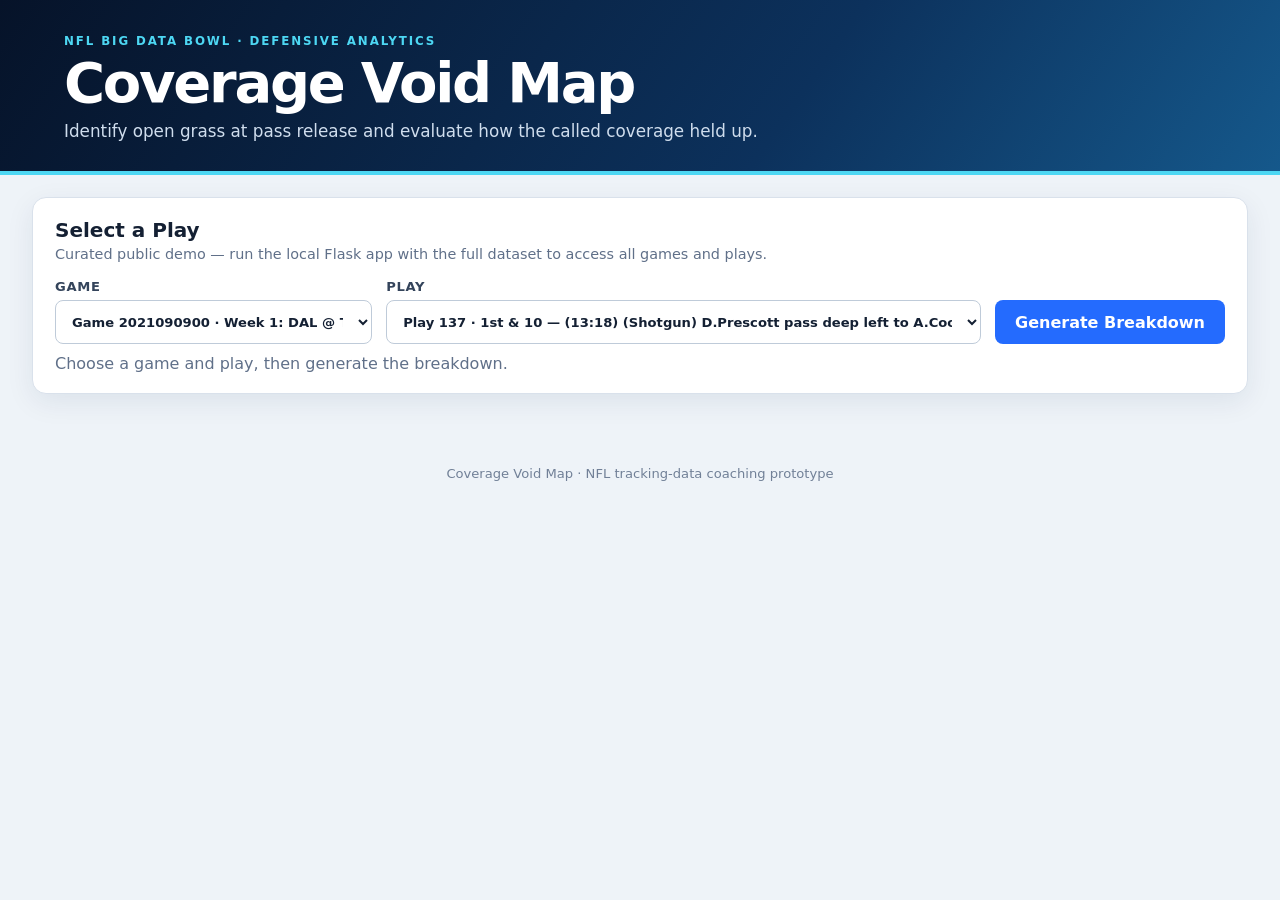
<file: defensive-coverage-void-map/index.html>
<!doctype html>
<html lang="en">
<head>
  <meta charset="utf-8">
  <meta name="viewport" content="width=device-width, initial-scale=1">
  <meta name="description" content="Interactive NFL defensive coverage void analysis using player tracking data.">
  <title>Coverage Void Map — Defensive Breakdown Tool</title>
  <link rel="stylesheet" href="styles.css">
</head>
<body>
  <header class="hero">
    <div class="hero__eyebrow">NFL BIG DATA BOWL · DEFENSIVE ANALYTICS</div>
    <h1>Coverage Void Map</h1>
    <p class="hero__subtitle">Identify open grass at pass release and evaluate how the called coverage held up.</p>
  </header>

  <main class="shell">
    <section class="control-panel" aria-labelledby="selection-title">
      <div>
        <h2 id="selection-title">Select a Play</h2>
        <p id="demo-notice" class="notice">Loading public demo data…</p>
      </div>
      <div class="controls">
        <label>Game
          <select id="game-select" disabled><option>Loading games…</option></select>
        </label>
        <label>Play
          <select id="play-select" disabled><option>Select a game</option></select>
        </label>
        <button id="generate-button" type="button" disabled>Generate Breakdown</button>
      </div>
      <p id="status" class="status" role="status" aria-live="polite"></p>
    </section>

    <section id="results" class="results" hidden>
      <div class="result-heading">
        <div>
          <div id="game-label" class="result-heading__game"></div>
          <h2 id="play-title"></h2>
        </div>
        <div id="result-badge" class="result-badge"></div>
      </div>

      <div class="animation-card">
        <img id="coverage-animation" alt="Animated horizontal Coverage Void Map">
        <div class="animation-toolbar">
          <button id="replay-button" type="button">Replay Animation</button>
          <div class="legend" aria-label="Coverage heat map legend">
            <span><i class="swatch swatch--open"></i> Open space</span>
            <span><i class="swatch swatch--covered"></i> Tightly covered</span>
            <span class="direction">Offense advances →</span>
          </div>
        </div>
      </div>

      <p id="play-description" class="play-description"></p>

      <div id="situation-grid" class="situation-grid"></div>

      <div class="analysis-grid">
        <article class="analysis-card">
          <span class="card-label">Coverage Call</span>
          <h3 id="coverage-name"></h3>
          <p id="scheme-note"></p>
        </article>
        <article class="analysis-card analysis-card--void">
          <span class="card-label">Largest Void at Pass Release</span>
          <h3 id="void-distance"></h3>
          <p id="void-phrase"></p>
        </article>
      </div>

      <aside class="method-note">
        <strong>How to read the map:</strong> Each location is colored by its distance to the nearest defender. Red indicates greater spatial separation; green indicates tighter proximity. This metric describes available space and leverage, not definitive coverage assignment responsibility.
      </aside>
    </section>
  </main>

  <footer>
    Coverage Void Map · NFL tracking-data coaching prototype
  </footer>
  <script src="app.js" defer></script>
</body>
</html>
</file>
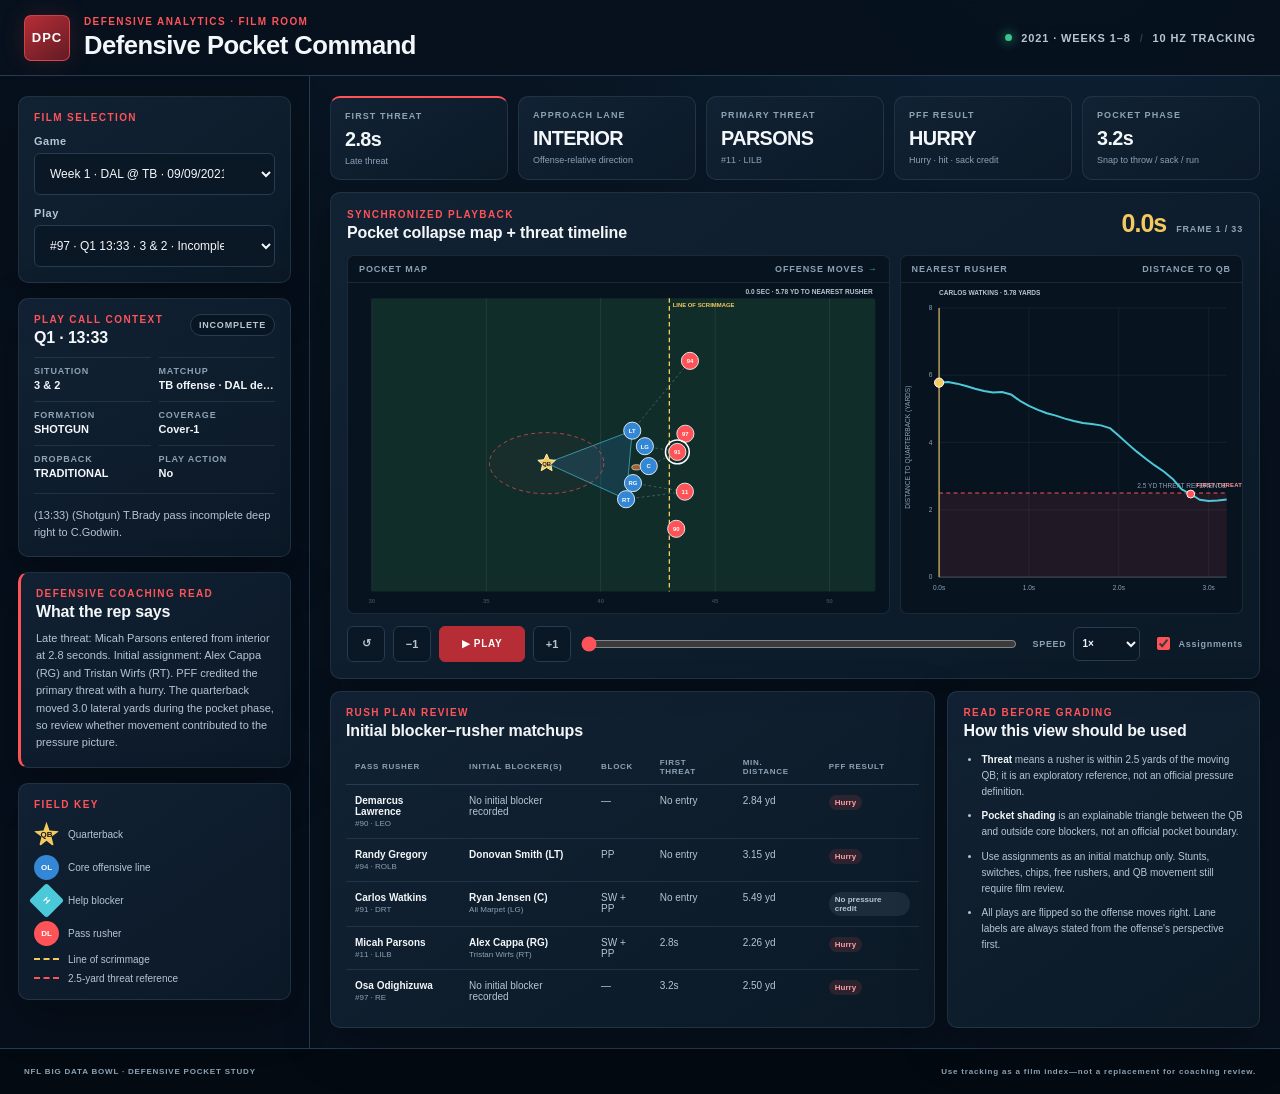
<file: pocket_analysis/index.html>
<!doctype html>
<html lang="en">
<head>
  <meta charset="utf-8">
  <meta name="viewport" content="width=device-width, initial-scale=1">
  <meta name="theme-color" content="#07111d">
  <meta name="description" content="Defensive coordinator pocket-collapse film and tracking dashboard">
  <title>Defensive Pocket Command</title>
  <link rel="stylesheet" href="styles.css">
  <script src="app.js" defer></script>
</head>
<body>
  <div id="loading" class="loading-screen" role="status" aria-live="polite">
    <div class="loading-mark"></div>
    <p>Loading defensive film room…</p>
  </div>

  <header class="topbar">
    <div class="brand-block">
      <div class="brand-mark" aria-hidden="true">DPC</div>
      <div>
        <p class="eyebrow">DEFENSIVE ANALYTICS · FILM ROOM</p>
        <h1>Defensive Pocket Command</h1>
      </div>
    </div>
    <div class="topbar-status">
      <span class="status-dot"></span>
      <span>2021 · WEEKS 1–8</span>
      <span class="status-separator">/</span>
      <span>10 HZ TRACKING</span>
    </div>
  </header>

  <main class="app-shell">
    <aside class="sidebar" aria-label="Game and play controls">
      <section class="control-section">
        <p class="section-kicker">FILM SELECTION</p>
        <label for="game-select">Game</label>
        <select id="game-select" disabled>
          <option>Loading games…</option>
        </select>

        <label for="play-select">Play</label>
        <select id="play-select" disabled>
          <option>Select a game first</option>
        </select>
      </section>

      <section class="context-card" aria-labelledby="context-title">
        <div class="panel-heading compact">
          <div>
            <p class="section-kicker">PLAY CALL CONTEXT</p>
            <h2 id="context-title">—</h2>
          </div>
          <span id="result-badge" class="result-badge">—</span>
        </div>
        <dl class="context-grid">
          <div><dt>Situation</dt><dd id="context-situation">—</dd></div>
          <div><dt>Matchup</dt><dd id="context-matchup">—</dd></div>
          <div><dt>Formation</dt><dd id="context-formation">—</dd></div>
          <div><dt>Coverage</dt><dd id="context-coverage">—</dd></div>
          <div><dt>Dropback</dt><dd id="context-dropback">—</dd></div>
          <div><dt>Play action</dt><dd id="context-action">—</dd></div>
        </dl>
        <p id="play-description" class="play-description">Select a play to begin.</p>
      </section>

      <section class="coaching-card">
        <p class="section-kicker">DEFENSIVE COACHING READ</p>
        <h2>What the rep says</h2>
        <p id="coaching-read">Choose a game and play to generate a defensive pocket read.</p>
      </section>

      <section class="legend-card">
        <p class="section-kicker">FIELD KEY</p>
        <div class="legend-row"><span class="legend-symbol qb-symbol">QB</span><span>Quarterback</span></div>
        <div class="legend-row"><span class="legend-symbol blocker-symbol">OL</span><span>Core offensive line</span></div>
        <div class="legend-row"><span class="legend-symbol helper-symbol">H</span><span>Help blocker</span></div>
        <div class="legend-row"><span class="legend-symbol rusher-symbol">DL</span><span>Pass rusher</span></div>
        <div class="legend-row"><span class="legend-line los-line"></span><span>Line of scrimmage</span></div>
        <div class="legend-row"><span class="legend-line threat-line"></span><span>2.5-yard threat reference</span></div>
      </section>
    </aside>

    <section class="workspace">
      <div id="error-banner" class="error-banner" role="alert" hidden></div>

      <section class="scoreboard" aria-label="Defensive play summary">
        <article class="metric-card alert-card">
          <p>FIRST THREAT</p>
          <strong id="metric-threat">—</strong>
          <span id="metric-threat-note">Seconds after snap</span>
        </article>
        <article class="metric-card">
          <p>APPROACH LANE</p>
          <strong id="metric-lane">—</strong>
          <span>Offense-relative direction</span>
        </article>
        <article class="metric-card">
          <p>PRIMARY THREAT</p>
          <strong id="metric-rusher">—</strong>
          <span id="metric-rusher-note">Nearest pass rusher</span>
        </article>
        <article class="metric-card">
          <p>PFF RESULT</p>
          <strong id="metric-pressure">—</strong>
          <span>Hurry · hit · sack credit</span>
        </article>
        <article class="metric-card">
          <p>POCKET PHASE</p>
          <strong id="metric-duration">—</strong>
          <span>Snap to throw / sack / run</span>
        </article>
      </section>

      <section class="visual-panel">
        <div class="panel-heading">
          <div>
            <p class="section-kicker">SYNCHRONIZED PLAYBACK</p>
            <h2>Pocket collapse map + threat timeline</h2>
          </div>
          <div class="frame-status" aria-live="polite">
            <span id="current-time">0.0s</span>
            <span id="frame-count">FRAME 1 / 1</span>
          </div>
        </div>

        <div class="visual-grid">
          <div class="chart-block field-block">
            <div class="chart-label">
              <span>POCKET MAP</span>
              <span>OFFENSE MOVES <b>→</b></span>
            </div>
            <svg id="field-svg" viewBox="0 0 820 500" role="img" aria-label="Animated pocket tracking map"></svg>
          </div>
          <div class="chart-block timeline-block">
            <div class="chart-label">
              <span>NEAREST RUSHER</span>
              <span>DISTANCE TO QB</span>
            </div>
            <svg id="timeline-svg" viewBox="0 0 520 500" role="img" aria-label="Synchronized nearest-rusher distance timeline"></svg>
          </div>
        </div>

        <div class="playback-controls">
          <button id="reset-button" class="icon-button" type="button" aria-label="Return to snap">↺</button>
          <button id="step-back" class="icon-button" type="button" aria-label="Previous frame">−1</button>
          <button id="play-button" class="play-button" type="button" aria-label="Play animation">▶ PLAY</button>
          <button id="step-forward" class="icon-button" type="button" aria-label="Next frame">+1</button>
          <input id="frame-slider" type="range" min="0" max="0" value="0" step="1" aria-label="Tracking frame" disabled>
          <label class="speed-control" for="speed-select">SPEED
            <select id="speed-select">
              <option value="0.5">0.5×</option>
              <option value="1" selected>1×</option>
              <option value="2">2×</option>
            </select>
          </label>
          <label class="toggle-control">
            <input id="show-matchups" type="checkbox" checked>
            <span>Assignments</span>
          </label>
        </div>
      </section>

      <section class="lower-grid">
        <article class="data-panel matchup-panel">
          <div class="panel-heading compact">
            <div>
              <p class="section-kicker">RUSH PLAN REVIEW</p>
              <h2>Initial blocker–rusher matchups</h2>
            </div>
          </div>
          <div class="table-scroll">
            <table>
              <thead>
                <tr>
                  <th>Pass rusher</th>
                  <th>Initial blocker(s)</th>
                  <th>Block</th>
                  <th>First threat</th>
                  <th>Min. distance</th>
                  <th>PFF result</th>
                </tr>
              </thead>
              <tbody id="matchup-body">
                <tr><td colspan="6" class="empty-cell">Select a play to inspect rush matchups.</td></tr>
              </tbody>
            </table>
          </div>
        </article>

        <article class="data-panel methodology-panel">
          <p class="section-kicker">READ BEFORE GRADING</p>
          <h2>How this view should be used</h2>
          <ul>
            <li><strong>Threat</strong> means a rusher is within 2.5 yards of the moving QB; it is an exploratory reference, not an official pressure definition.</li>
            <li><strong>Pocket shading</strong> is an explainable triangle between the QB and outside core blockers, not an official pocket boundary.</li>
            <li>Use assignments as an initial matchup only. Stunts, switches, chips, free rushers, and QB movement still require film review.</li>
            <li>All plays are flipped so the offense moves right. Lane labels are always stated from the offense's perspective first.</li>
          </ul>
        </article>
      </section>
    </section>
  </main>

  <footer>
    <span>NFL BIG DATA BOWL · DEFENSIVE POCKET STUDY</span>
    <span>Use tracking as a film index—not a replacement for coaching review.</span>
  </footer>
</body>
</html>
</file>
<file: defensive-coverage-void-map/styles.css>
:root {
  --navy: #07182f;
  --navy-2: #102b4e;
  --blue: #246bfe;
  --cyan: #4dd7f3;
  --text: #142033;
  --muted: #607089;
  --line: #d9e1eb;
  --panel: #ffffff;
  --page: #eef3f8;
  --win: #087d48;
  --ok: #b66a00;
  --beaten: #b42331;
  font-family: Inter, ui-sans-serif, system-ui, -apple-system, BlinkMacSystemFont, "Segoe UI", sans-serif;
  color: var(--text);
  background: var(--page);
}

* { box-sizing: border-box; }
body { margin: 0; min-height: 100vh; background: var(--page); }
.hero {
  padding: 34px clamp(20px, 5vw, 74px) 30px;
  color: white;
  background: linear-gradient(125deg, #061329 0%, #0c315c 62%, #15588b 100%);
  border-bottom: 4px solid var(--cyan);
}
.hero__eyebrow { color: var(--cyan); font-size: .74rem; font-weight: 800; letter-spacing: .16em; }
h1 { margin: 7px 0 3px; font-size: clamp(2rem, 4.5vw, 3.5rem); line-height: 1; letter-spacing: -.04em; }
.hero__subtitle { max-width: 850px; margin: 10px 0 0; color: #cfdded; font-size: 1.05rem; }
.shell { width: min(1560px, 100%); margin: 0 auto; padding: 22px clamp(12px, 2.5vw, 34px) 50px; }
.control-panel, .results { background: var(--panel); border: 1px solid var(--line); border-radius: 14px; box-shadow: 0 8px 28px rgba(13, 39, 72, .08); }
.control-panel { padding: 20px 22px; }
.control-panel h2 { margin: 0; font-size: 1.25rem; }
.notice { margin: 4px 0 17px; color: var(--muted); font-size: .9rem; }
.controls { display: grid; grid-template-columns: minmax(250px, .8fr) minmax(340px, 1.5fr) auto; gap: 14px; align-items: end; }
label { display: grid; gap: 6px; color: #34445b; font-size: .82rem; font-weight: 750; text-transform: uppercase; letter-spacing: .05em; }
select, button { min-height: 44px; border-radius: 8px; font: inherit; }
select { width: 100%; padding: 0 12px; border: 1px solid #bfcbd9; background: white; color: var(--text); }
button { padding: 0 20px; border: 0; background: var(--blue); color: white; font-weight: 750; cursor: pointer; }
button:hover:not(:disabled) { filter: brightness(.92); }
button:disabled { opacity: .45; cursor: wait; }
.status { margin: 10px 0 0; min-height: 1.2em; color: var(--muted); }
.results { margin-top: 22px; overflow: hidden; }
.result-heading { display: flex; gap: 20px; justify-content: space-between; align-items: center; padding: 20px 24px; border-bottom: 1px solid var(--line); }
.result-heading__game { color: var(--muted); font-weight: 650; }
.result-heading h2 { margin: 3px 0 0; font-size: clamp(1.25rem, 2.6vw, 2rem); }
.result-badge { max-width: 460px; padding: 10px 15px; border-radius: 8px; color: white; font-weight: 850; text-align: center; }
.result-badge.win { background: var(--win); }
.result-badge.ok, .result-badge.pressure { background: var(--ok); }
.result-badge.beaten { background: var(--beaten); }
.animation-card { padding: 12px; background: #08182b; }
#coverage-animation { display: block; width: 100%; height: auto; max-height: 74vh; object-fit: contain; background: #0b3d0b; border-radius: 5px; }
.animation-toolbar { display: flex; justify-content: space-between; align-items: center; gap: 12px; padding: 10px 2px 0; color: #dbe8f5; }
.animation-toolbar button { min-height: 36px; padding: 0 14px; background: #29496a; font-size: .86rem; }
.legend { display: flex; flex-wrap: wrap; align-items: center; justify-content: flex-end; gap: 14px; font-size: .85rem; }
.swatch { display: inline-block; width: 13px; height: 13px; margin-right: 5px; border-radius: 3px; vertical-align: -2px; }
.swatch--open { background: #d7191c; }
.swatch--covered { background: #168b54; }
.direction { color: var(--cyan); font-weight: 800; }
.play-description { margin: 0; padding: 16px 24px; background: #f7f9fc; border-bottom: 1px solid var(--line); color: #35445a; font-style: italic; }
.situation-grid { display: grid; grid-template-columns: repeat(4, minmax(130px, 1fr)); border-bottom: 1px solid var(--line); }
.situation-item { padding: 14px 18px; border-right: 1px solid var(--line); border-top: 1px solid var(--line); }
.situation-item:nth-child(4n) { border-right: 0; }
.situation-item span { display: block; color: var(--muted); font-size: .71rem; font-weight: 800; letter-spacing: .06em; text-transform: uppercase; }
.situation-item strong { display: block; margin-top: 4px; font-size: .97rem; }
.analysis-grid { display: grid; grid-template-columns: 1.45fr 1fr; gap: 18px; padding: 22px 24px; }
.analysis-card { padding: 20px; border: 1px solid var(--line); border-radius: 10px; background: #fbfcfe; }
.analysis-card--void { background: #fff8ed; border-color: #f0d2a6; }
.card-label { color: var(--blue); font-size: .72rem; font-weight: 850; letter-spacing: .08em; text-transform: uppercase; }
.analysis-card h3 { margin: 6px 0 8px; font-size: 1.35rem; }
.analysis-card p { margin: 0; color: #435169; line-height: 1.55; }
.method-note { margin: 0 24px 24px; padding: 15px 17px; border-left: 4px solid var(--blue); background: #edf4ff; color: #3a4b64; line-height: 1.5; }
footer { padding: 22px; text-align: center; color: #718097; font-size: .82rem; }

@media (max-width: 850px) {
  .controls { grid-template-columns: 1fr; }
  .result-heading { align-items: flex-start; flex-direction: column; }
  .result-badge { max-width: none; width: 100%; }
  .situation-grid { grid-template-columns: repeat(2, 1fr); }
  .situation-item:nth-child(2n) { border-right: 0; }
  .analysis-grid { grid-template-columns: 1fr; }
  .animation-toolbar { align-items: flex-start; flex-direction: column; }
  .legend { justify-content: flex-start; }
}
</file>
<file: pocket_analysis/styles.css>
:root {
  color-scheme: dark;
  --bg: #07111d;
  --bg-deep: #040a12;
  --panel: #0d1b29;
  --panel-raised: #122335;
  --panel-soft: #162a3e;
  --line: #263c50;
  --line-soft: rgba(130, 158, 181, 0.16);
  --text: #f4f7fa;
  --muted: #8da2b5;
  --muted-light: #b7c5d2;
  --red: #ff5358;
  --red-dark: #b72d36;
  --blue: #3487d5;
  --cyan: #4cc9d8;
  --yellow: #f4c95d;
  --green: #39c68d;
  --field: #102d2a;
  --shadow: 0 18px 48px rgba(0, 0, 0, 0.26);
  --radius: 10px;
}

* { box-sizing: border-box; }

html { min-width: 320px; background: var(--bg-deep); }

body {
  margin: 0;
  min-height: 100vh;
  color: var(--text);
  background:
    radial-gradient(circle at 82% -10%, rgba(52, 135, 213, 0.13), transparent 34rem),
    linear-gradient(180deg, #081522 0%, var(--bg) 30rem);
  font-family: Inter, ui-sans-serif, -apple-system, BlinkMacSystemFont, "Segoe UI", sans-serif;
  font-variant-numeric: tabular-nums;
}

button, select, input { font: inherit; }
button, select { color: var(--text); }

.loading-screen {
  position: fixed;
  inset: 0;
  z-index: 100;
  display: grid;
  place-content: center;
  justify-items: center;
  gap: 16px;
  background: rgba(4, 10, 18, 0.96);
  transition: opacity 180ms ease, visibility 180ms ease;
}
.loading-screen.hidden { opacity: 0; visibility: hidden; pointer-events: none; }
.loading-screen p { margin: 0; color: var(--muted-light); letter-spacing: 0.08em; }
.loading-mark {
  width: 44px;
  height: 44px;
  border: 3px solid var(--line);
  border-top-color: var(--red);
  border-radius: 50%;
  animation: spin 800ms linear infinite;
}
@keyframes spin { to { transform: rotate(360deg); } }

.topbar {
  position: sticky;
  top: 0;
  z-index: 20;
  min-height: 76px;
  display: flex;
  align-items: center;
  justify-content: space-between;
  padding: 12px 24px;
  border-bottom: 1px solid var(--line);
  background: rgba(7, 17, 29, 0.94);
  backdrop-filter: blur(14px);
}
.brand-block { display: flex; align-items: center; gap: 14px; }
.brand-mark {
  display: grid;
  place-items: center;
  width: 46px;
  height: 46px;
  border: 1px solid rgba(255, 83, 88, 0.65);
  border-radius: 7px;
  color: white;
  background: linear-gradient(145deg, var(--red-dark), #611b25);
  font-size: 13px;
  font-weight: 900;
  letter-spacing: 0.08em;
  box-shadow: 0 0 26px rgba(255, 83, 88, 0.14);
}
h1, h2, p { margin-top: 0; }
h1 { margin-bottom: 0; font-size: clamp(20px, 2vw, 28px); letter-spacing: -0.02em; }
h2 { margin-bottom: 0; font-size: 16px; letter-spacing: -0.01em; }
.eyebrow, .section-kicker {
  margin-bottom: 4px;
  color: var(--red);
  font-size: 10px;
  font-weight: 800;
  letter-spacing: 0.14em;
}
.topbar-status {
  display: flex;
  align-items: center;
  gap: 9px;
  color: var(--muted-light);
  font-size: 11px;
  font-weight: 700;
  letter-spacing: 0.08em;
}
.status-dot { width: 7px; height: 7px; border-radius: 50%; background: var(--green); box-shadow: 0 0 12px var(--green); }
.status-separator { color: var(--line); }

.app-shell {
  display: grid;
  grid-template-columns: 310px minmax(0, 1fr);
  max-width: 1840px;
  margin: 0 auto;
}
.sidebar {
  min-height: calc(100vh - 76px);
  padding: 20px 18px;
  border-right: 1px solid var(--line);
  background: rgba(6, 15, 25, 0.52);
}
.sidebar > section { margin-bottom: 15px; }
.control-section, .context-card, .coaching-card, .legend-card, .visual-panel, .data-panel, .metric-card {
  border: 1px solid var(--line-soft);
  border-radius: var(--radius);
  background: linear-gradient(145deg, rgba(18, 35, 53, 0.94), rgba(12, 26, 40, 0.94));
  box-shadow: var(--shadow);
}
.control-section, .context-card, .coaching-card, .legend-card { padding: 15px; }
label { display: block; margin: 12px 0 6px; color: var(--muted-light); font-size: 11px; font-weight: 750; letter-spacing: 0.05em; }
select {
  width: 100%;
  min-height: 42px;
  padding: 0 34px 0 11px;
  border: 1px solid var(--line);
  border-radius: 6px;
  outline: none;
  background: #0a1724;
  font-size: 12px;
  transition: border-color 140ms ease, box-shadow 140ms ease;
}
select:hover:not(:disabled), select:focus { border-color: var(--blue); box-shadow: 0 0 0 3px rgba(52, 135, 213, 0.14); }
select:disabled { opacity: 0.58; }

.panel-heading { display: flex; align-items: flex-start; justify-content: space-between; gap: 16px; margin-bottom: 13px; }
.panel-heading.compact { margin-bottom: 10px; }
.result-badge {
  flex: 0 0 auto;
  padding: 5px 8px;
  border: 1px solid var(--line);
  border-radius: 999px;
  color: var(--muted-light);
  background: #081522;
  font-size: 9px;
  font-weight: 900;
  letter-spacing: 0.09em;
  text-transform: uppercase;
}
.result-badge.sack, .result-badge.interception { border-color: rgba(255, 83, 88, 0.52); color: #ff9a9e; }
.result-badge.complete { border-color: rgba(57, 198, 141, 0.42); color: #7de1b5; }
.context-grid { display: grid; grid-template-columns: 1fr 1fr; gap: 10px 8px; margin: 0; }
.context-grid div { min-width: 0; padding-top: 8px; border-top: 1px solid var(--line-soft); }
dt { color: var(--muted); font-size: 9px; font-weight: 800; letter-spacing: 0.09em; text-transform: uppercase; }
dd { overflow: hidden; margin: 3px 0 0; color: var(--text); font-size: 11px; font-weight: 700; text-overflow: ellipsis; white-space: nowrap; }
.play-description { margin: 14px 0 0; padding-top: 13px; border-top: 1px solid var(--line-soft); color: var(--muted-light); font-size: 11px; line-height: 1.55; }
.coaching-card { border-left: 3px solid var(--red); }
.coaching-card p:last-child { margin: 9px 0 0; color: var(--muted-light); font-size: 11px; line-height: 1.58; }
.legend-card { display: grid; gap: 8px; }
.legend-row { display: flex; align-items: center; gap: 9px; color: var(--muted-light); font-size: 10px; }
.legend-symbol { display: inline-grid; place-items: center; width: 25px; height: 25px; border-radius: 50%; color: white; font-size: 8px; font-weight: 900; }
.qb-symbol { background: var(--yellow); color: #151515; clip-path: polygon(50% 0, 62% 35%, 100% 38%, 70% 60%, 80% 100%, 50% 76%, 20% 100%, 30% 60%, 0 38%, 38% 35%); }
.blocker-symbol { background: var(--blue); }
.helper-symbol { border-radius: 3px; background: var(--cyan); transform: rotate(45deg); }
.helper-symbol + span { margin-left: 0; }
.rusher-symbol { background: var(--red); }
.legend-line { width: 25px; height: 0; border-top: 2px dashed; }
.los-line { border-color: var(--yellow); }
.threat-line { border-color: var(--red); }

.workspace { min-width: 0; padding: 20px; }
.error-banner { margin-bottom: 14px; padding: 12px 14px; border: 1px solid var(--red-dark); border-radius: 7px; color: #ffc6c8; background: rgba(183, 45, 54, 0.17); font-size: 12px; }
.scoreboard { display: grid; grid-template-columns: repeat(5, minmax(0, 1fr)); gap: 10px; margin-bottom: 12px; }
.metric-card { min-width: 0; padding: 13px 14px; box-shadow: none; }
.metric-card.alert-card { border-top: 2px solid var(--red); }
.metric-card p { margin-bottom: 7px; color: var(--muted); font-size: 9px; font-weight: 850; letter-spacing: 0.12em; }
.metric-card strong { display: block; overflow: hidden; font-size: clamp(17px, 1.55vw, 24px); letter-spacing: -0.03em; text-overflow: ellipsis; white-space: nowrap; }
.metric-card span { display: block; overflow: hidden; margin-top: 5px; color: var(--muted); font-size: 9px; text-overflow: ellipsis; white-space: nowrap; }

.visual-panel { overflow: hidden; margin-bottom: 12px; padding: 16px; }
.frame-status { display: flex; align-items: baseline; gap: 10px; }
#current-time { color: var(--yellow); font-size: 25px; font-weight: 900; letter-spacing: -0.04em; }
#frame-count { color: var(--muted); font-size: 9px; font-weight: 800; letter-spacing: 0.09em; }
.visual-grid { display: grid; grid-template-columns: minmax(0, 1.58fr) minmax(330px, 1fr); gap: 10px; }
.chart-block { overflow: hidden; border: 1px solid var(--line-soft); border-radius: 7px; background: #07131f; }
.chart-label { display: flex; justify-content: space-between; padding: 8px 11px; border-bottom: 1px solid var(--line-soft); color: var(--muted); font-size: 9px; font-weight: 800; letter-spacing: 0.1em; }
.chart-label b { color: var(--green); }
svg { display: block; width: 100%; height: auto; }

.playback-controls { display: flex; align-items: center; gap: 8px; margin-top: 12px; }
button { border: 1px solid var(--line); border-radius: 6px; background: #0a1724; cursor: pointer; transition: transform 100ms ease, border-color 120ms ease, background 120ms ease; }
button:hover { border-color: var(--blue); background: var(--panel-soft); }
button:active { transform: translateY(1px); }
.icon-button { flex: 0 0 auto; width: 38px; height: 36px; color: var(--muted-light); font-size: 11px; font-weight: 800; }
.play-button { flex: 0 0 auto; min-width: 86px; height: 36px; border-color: var(--red-dark); color: white; background: var(--red-dark); font-size: 10px; font-weight: 900; letter-spacing: 0.07em; }
.play-button.playing { background: #7f222a; }
#frame-slider { flex: 1 1 auto; min-width: 100px; accent-color: var(--red); cursor: pointer; }
.speed-control, .toggle-control { display: flex; align-items: center; gap: 6px; margin: 0 0 0 5px; color: var(--muted); font-size: 9px; font-weight: 850; letter-spacing: 0.08em; }
.speed-control select { width: 67px; min-height: 34px; padding: 0 5px; font-size: 10px; }
.toggle-control input { accent-color: var(--red); }

.lower-grid { display: grid; grid-template-columns: minmax(0, 1.55fr) minmax(310px, 0.8fr); gap: 12px; }
.data-panel { min-width: 0; padding: 15px; }
.table-scroll { overflow-x: auto; }
table { width: 100%; border-collapse: collapse; font-size: 10px; }
th { padding: 8px 9px; border-bottom: 1px solid var(--line); color: var(--muted); font-size: 8px; font-weight: 850; letter-spacing: 0.09em; text-align: left; text-transform: uppercase; }
td { padding: 10px 9px; border-bottom: 1px solid var(--line-soft); color: var(--muted-light); vertical-align: top; }
tbody tr:last-child td { border-bottom: 0; }
.player-name { color: var(--text); font-weight: 750; }
.subtext { display: block; margin-top: 2px; color: var(--muted); font-size: 8px; }
.outcome-pill { display: inline-block; padding: 3px 6px; border-radius: 999px; background: rgba(141, 162, 181, 0.12); font-size: 8px; font-weight: 850; }
.outcome-pill.sack, .outcome-pill.hit, .outcome-pill.hurry { color: #ff9a9e; background: rgba(255, 83, 88, 0.13); }
.empty-cell { padding: 30px; color: var(--muted); text-align: center; }
.methodology-panel ul { margin: 12px 0 0; padding-left: 18px; color: var(--muted-light); font-size: 10px; line-height: 1.62; }
.methodology-panel li + li { margin-top: 8px; }
.methodology-panel strong { color: var(--text); }

footer { display: flex; justify-content: space-between; gap: 20px; padding: 18px 24px; border-top: 1px solid var(--line); color: var(--muted); background: var(--bg-deep); font-size: 8px; font-weight: 800; letter-spacing: 0.1em; }

/* SVG styling */
.field-surface { fill: var(--field); }
.field-yard-line { stroke: rgba(255, 255, 255, 0.12); stroke-width: 1; }
.field-yard-label { fill: rgba(255, 255, 255, 0.22); font-size: 9px; font-weight: 700; }
.line-of-scrimmage { stroke: var(--yellow); stroke-width: 2; stroke-dasharray: 7 5; }
.los-label { fill: var(--yellow); font-size: 9px; font-weight: 850; }
.pocket-shape { fill: rgba(52, 135, 213, 0.17); stroke: rgba(76, 201, 216, 0.65); stroke-width: 1.5; }
.threat-radius { fill: rgba(255, 83, 88, 0.035); stroke: rgba(255, 83, 88, 0.65); stroke-width: 1.5; stroke-dasharray: 6 5; }
.rusher-trail { fill: none; stroke: rgba(255, 83, 88, 0.5); stroke-width: 2; }
.assignment-line { stroke: rgba(183, 197, 210, 0.4); stroke-width: 1.2; stroke-dasharray: 4 4; }
.player-marker { stroke: #e9f0f6; stroke-width: 1.4; }
.player-core { fill: var(--blue); }
.player-helper { fill: var(--cyan); }
.player-rusher { fill: var(--red); }
.player-qb { fill: var(--yellow); stroke: #fff4bd; stroke-width: 1.5; }
.nearest-ring { fill: none; stroke: white; stroke-width: 2.4; }
.player-label { fill: white; font-size: 9px; font-weight: 900; text-anchor: middle; dominant-baseline: central; pointer-events: none; }
.qb-label { fill: #15202a; }
.breach-marker { fill: none; stroke: var(--red); stroke-width: 3; }
.breach-label { fill: #ff989c; font-size: 9px; font-weight: 900; letter-spacing: 0.05em; }
.chart-grid { stroke: rgba(141, 162, 181, 0.14); stroke-width: 1; }
.chart-axis { stroke: rgba(183, 197, 210, 0.44); stroke-width: 1; }
.chart-text { fill: var(--muted); font-size: 10px; }
.chart-title-text { fill: var(--muted-light); font-size: 10px; font-weight: 800; }
.danger-zone { fill: rgba(255, 83, 88, 0.1); }
.distance-line { fill: none; stroke: var(--cyan); stroke-width: 3; stroke-linejoin: round; }
.threshold-line { stroke: var(--red); stroke-width: 1.5; stroke-dasharray: 6 5; }
.cursor-line { stroke: var(--yellow); stroke-width: 1.5; }
.cursor-dot { fill: var(--yellow); stroke: white; stroke-width: 1.5; }
.threat-dot { fill: var(--red); stroke: white; stroke-width: 1.4; }

@media (max-width: 1250px) {
  .app-shell { grid-template-columns: 280px minmax(0, 1fr); }
  .scoreboard { grid-template-columns: repeat(3, minmax(0, 1fr)); }
  .visual-grid { grid-template-columns: 1fr; }
  .timeline-block svg { max-height: 360px; }
}

@media (max-width: 860px) {
  .topbar { position: static; align-items: flex-start; }
  .topbar-status { display: none; }
  .app-shell { display: block; }
  .sidebar { min-height: 0; border-right: 0; border-bottom: 1px solid var(--line); }
  .workspace { padding: 12px; }
  .scoreboard { grid-template-columns: repeat(2, minmax(0, 1fr)); }
  .lower-grid { grid-template-columns: 1fr; }
  .playback-controls { flex-wrap: wrap; }
  #frame-slider { order: 2; flex-basis: 100%; }
  footer { flex-direction: column; }
}

@media (max-width: 480px) {
  .topbar { padding: 10px 12px; }
  .brand-mark { width: 40px; height: 40px; }
  .scoreboard { grid-template-columns: 1fr; }
  .context-grid { grid-template-columns: 1fr; }
  .frame-status { display: none; }
  .speed-control, .toggle-control { margin-left: 0; }
}

@media (prefers-reduced-motion: reduce) {
  *, *::before, *::after { scroll-behavior: auto !important; transition: none !important; animation-duration: 0.01ms !important; }
}
</file>
